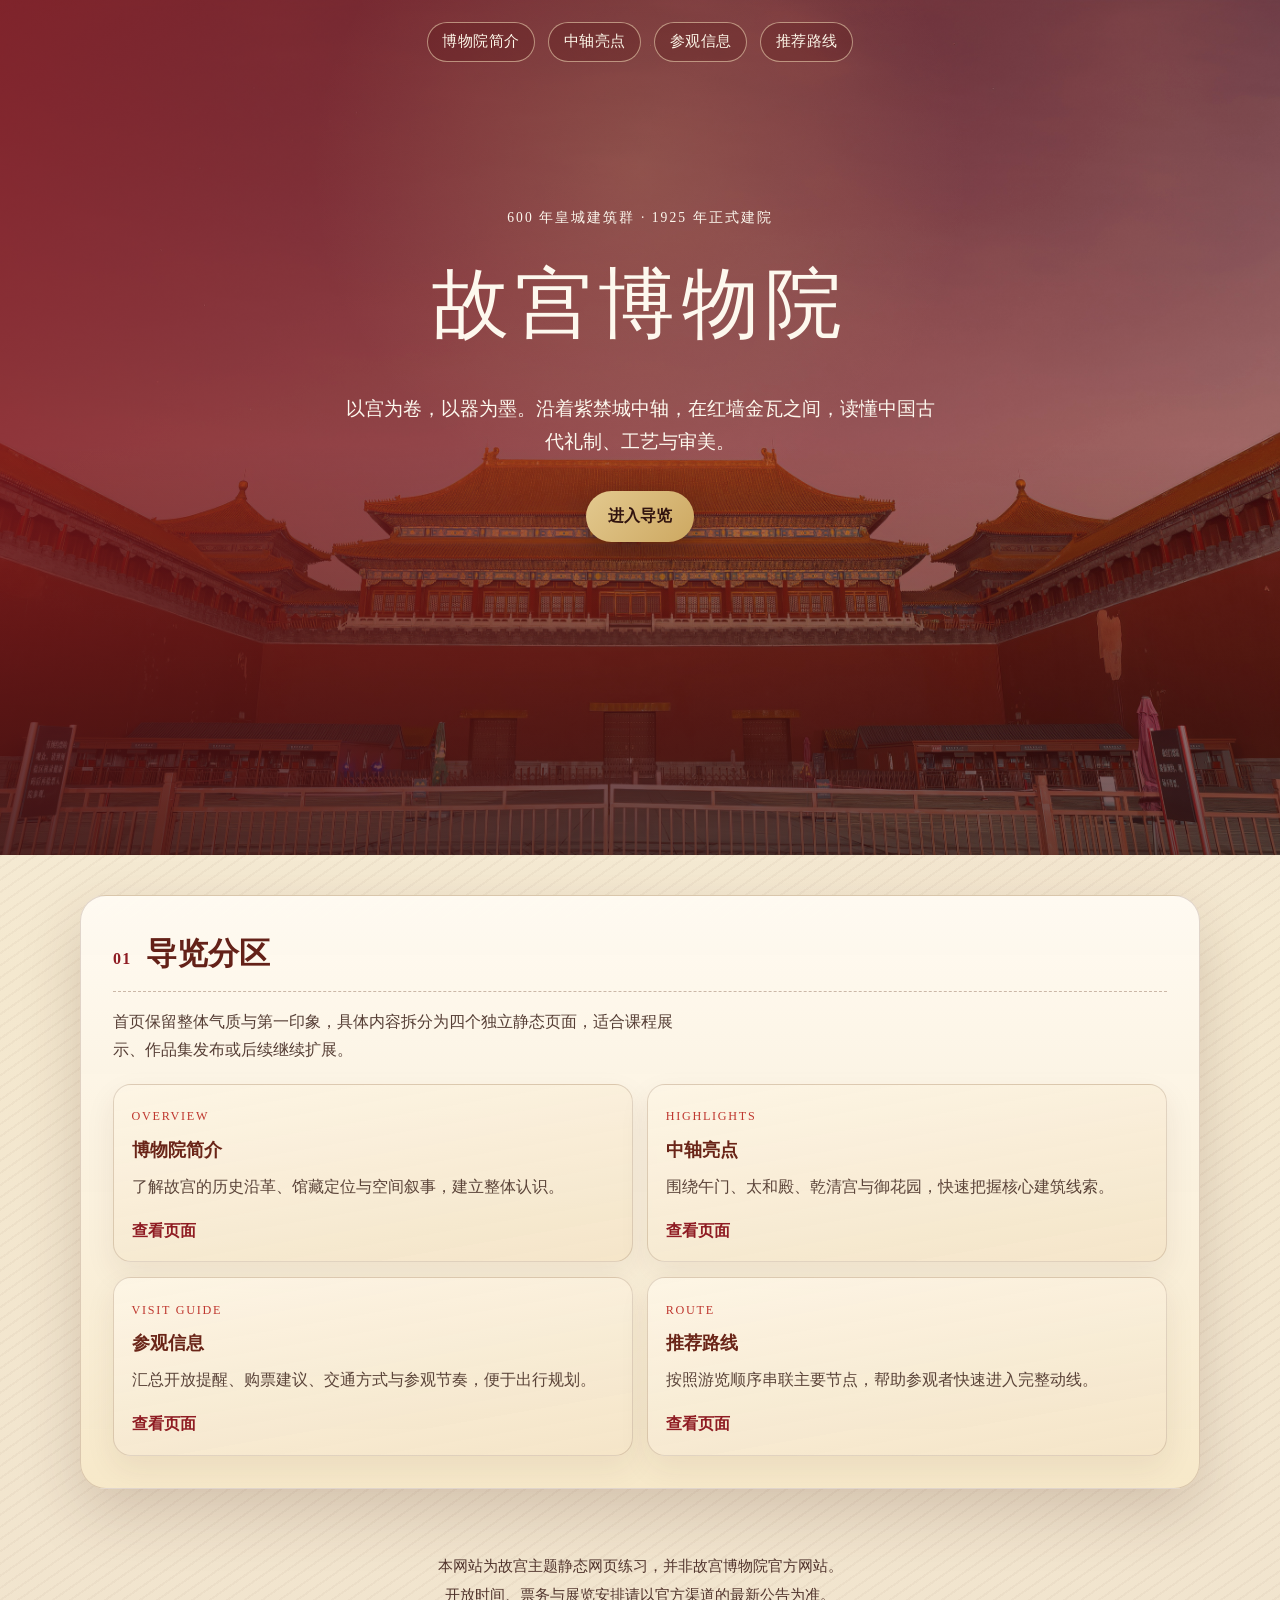
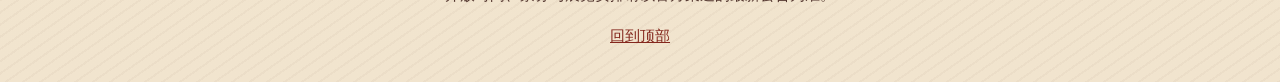
<file: index.html>
<!DOCTYPE html>
<html lang="zh-CN">
  <head>
    <meta charset="UTF-8" />
    <meta name="viewport" content="width=device-width, initial-scale=1.0" />
    <meta
      name="description"
      content="故宫博物院主题静态网站首页，包含博物院简介、中轴亮点、参观信息与推荐路线四个独立页面入口。"
    />
    <title>故宫博物院｜导览首页</title>
    <link rel="stylesheet" href="./assets/styles/main.css" />
  </head>
  <body class="site-page site-page--home">
    <header class="hero" id="top">
      <nav class="top-nav" aria-label="主导航">
        <a href="./about.html">博物院简介</a>
        <a href="./axis.html">中轴亮点</a>
        <a href="./visit.html">参观信息</a>
        <a href="./route.html">推荐路线</a>
      </nav>

      <div class="hero-content">
        <p class="eyebrow">600 年皇城建筑群 · 1925 年正式建院</p>
        <h1 class="site-title">故宫博物院</h1>
        <p class="subtitle">
          以宫为卷，以器为墨。沿着紫禁城中轴，在红墙金瓦之间，读懂中国古代礼制、工艺与审美。
        </p>
        <a class="cta" href="./route.html">进入导览</a>
      </div>
    </header>

    <main class="site-main">
      <section class="panel hub-panel" aria-labelledby="hub-title">
        <div class="panel-head">
          <p class="panel-index">01</p>
          <h2 class="panel-title" id="hub-title">导览分区</h2>
        </div>
        <p class="panel-intro">
          首页保留整体气质与第一印象，具体内容拆分为四个独立静态页面，适合课程展示、作品集发布或后续继续扩展。
        </p>
        <div class="hub-grid">
          <a class="hub-card" href="./about.html">
            <span class="hub-kicker">Overview</span>
            <h3 class="card-title">博物院简介</h3>
            <p class="card-copy">了解故宫的历史沿革、馆藏定位与空间叙事，建立整体认识。</p>
            <span class="hub-link">查看页面</span>
          </a>
          <a class="hub-card" href="./axis.html">
            <span class="hub-kicker">Highlights</span>
            <h3 class="card-title">中轴亮点</h3>
            <p class="card-copy">围绕午门、太和殿、乾清宫与御花园，快速把握核心建筑线索。</p>
            <span class="hub-link">查看页面</span>
          </a>
          <a class="hub-card" href="./visit.html">
            <span class="hub-kicker">Visit Guide</span>
            <h3 class="card-title">参观信息</h3>
            <p class="card-copy">汇总开放提醒、购票建议、交通方式与参观节奏，便于出行规划。</p>
            <span class="hub-link">查看页面</span>
          </a>
          <a class="hub-card" href="./route.html">
            <span class="hub-kicker">Route</span>
            <h3 class="card-title">推荐路线</h3>
            <p class="card-copy">按照游览顺序串联主要节点，帮助参观者快速进入完整动线。</p>
            <span class="hub-link">查看页面</span>
          </a>
        </div>
      </section>
    </main>

    <footer class="site-footer">
      <p>本网站为故宫主题静态网页练习，并非故宫博物院官方网站。</p>
      <p>开放时间、票务与展览安排请以官方渠道的最新公告为准。</p>
      <a href="#top">回到顶部</a>
    </footer>
  </body>
</html>
</file>
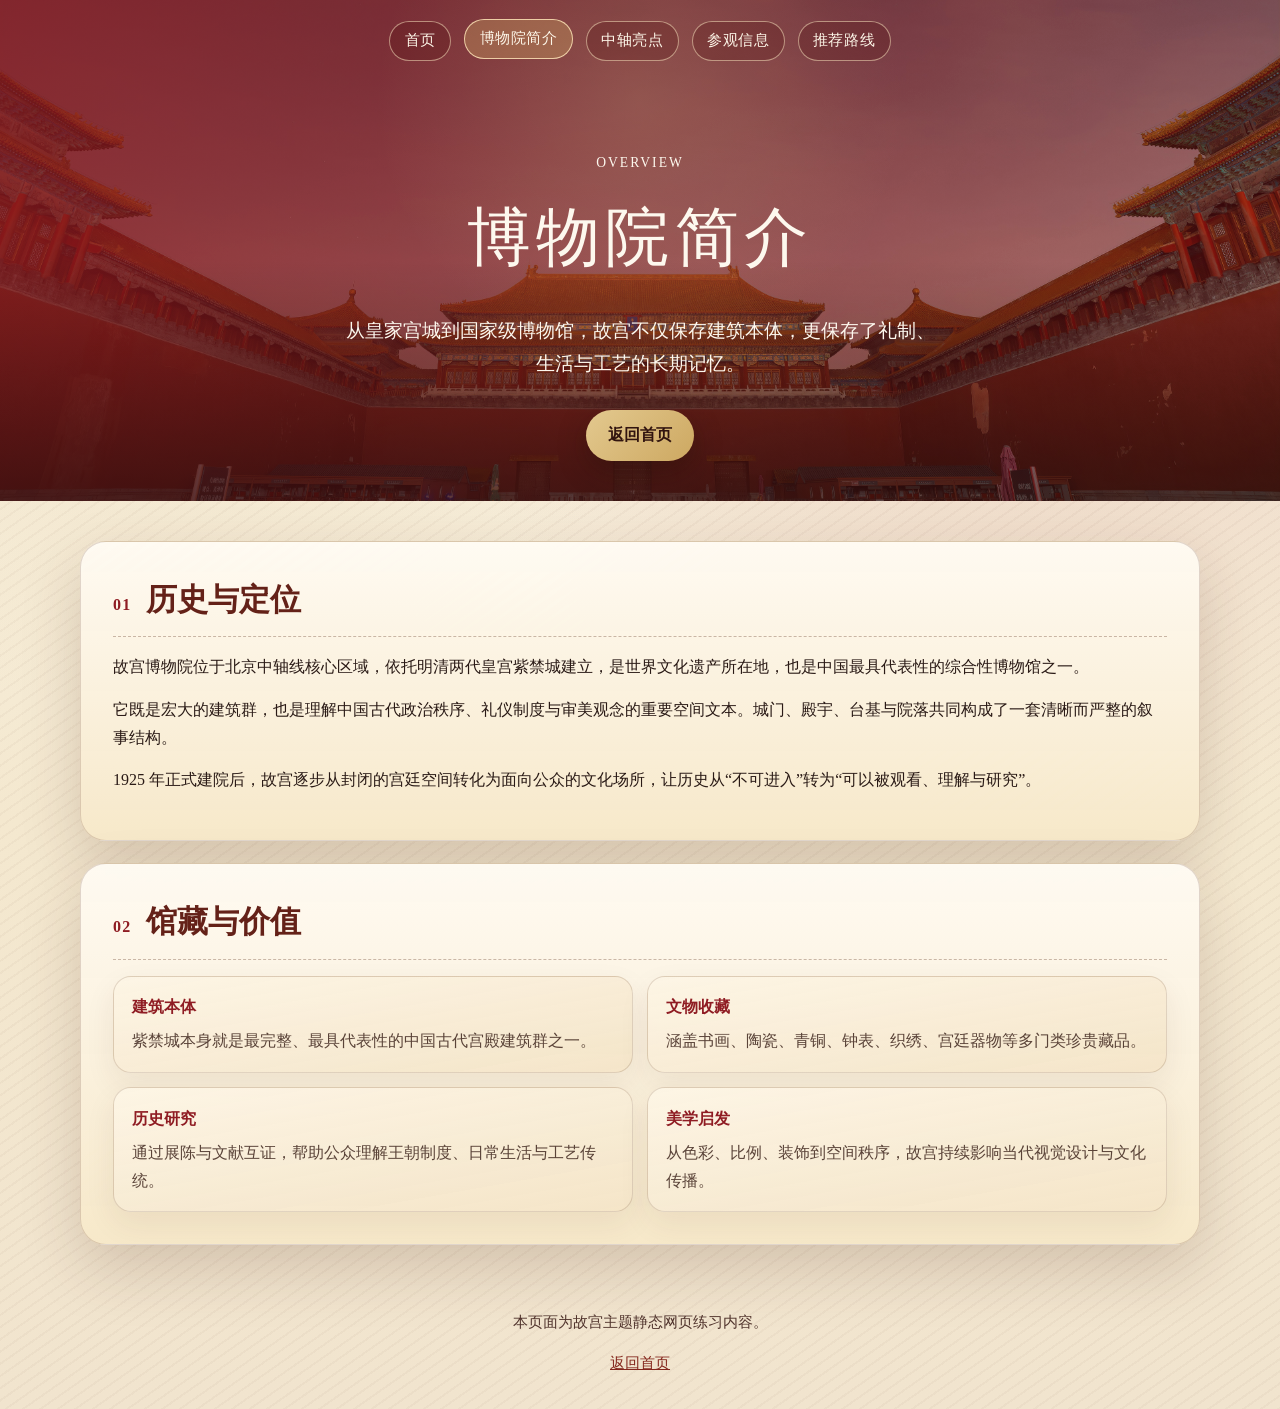
<file: about.html>
<!DOCTYPE html>
<html lang="zh-CN">
  <head>
    <meta charset="UTF-8" />
    <meta name="viewport" content="width=device-width, initial-scale=1.0" />
    <meta
      name="description"
      content="故宫博物院简介页面，介绍历史沿革、馆藏价值与空间叙事。"
    />
    <title>博物院简介｜故宫博物院</title>
    <link rel="stylesheet" href="./assets/styles/main.css" />
  </head>
  <body class="site-page site-page--about">
    <header class="page-hero" id="top">
      <nav class="top-nav" aria-label="主导航">
        <a href="./index.html">首页</a>
        <a href="./about.html" aria-current="page">博物院简介</a>
        <a href="./axis.html">中轴亮点</a>
        <a href="./visit.html">参观信息</a>
        <a href="./route.html">推荐路线</a>
      </nav>

      <div class="page-hero-content">
        <p class="page-kicker">Overview</p>
        <h1 class="page-title">博物院简介</h1>
        <p class="page-summary">
          从皇家宫城到国家级博物馆，故宫不仅保存建筑本体，更保存了礼制、生活与工艺的长期记忆。
        </p>
        <div class="page-hero-actions">
          <a class="back-link" href="./index.html">返回首页</a>
        </div>
      </div>
    </header>

    <main class="site-main">
      <section class="panel" aria-labelledby="about-story-title">
        <div class="panel-head">
          <p class="panel-index">01</p>
          <h2 class="panel-title" id="about-story-title">历史与定位</h2>
        </div>
        <div class="story-flow">
          <p>
            故宫博物院位于北京中轴线核心区域，依托明清两代皇宫紫禁城建立，是世界文化遗产所在地，也是中国最具代表性的综合性博物馆之一。
          </p>
          <p>
            它既是宏大的建筑群，也是理解中国古代政治秩序、礼仪制度与审美观念的重要空间文本。城门、殿宇、台基与院落共同构成了一套清晰而严整的叙事结构。
          </p>
          <p>
            1925 年正式建院后，故宫逐步从封闭的宫廷空间转化为面向公众的文化场所，让历史从“不可进入”转为“可以被观看、理解与研究”。
          </p>
        </div>
      </section>

      <section class="panel" aria-labelledby="about-value-title">
        <div class="panel-head">
          <p class="panel-index">02</p>
          <h2 class="panel-title" id="about-value-title">馆藏与价值</h2>
        </div>
        <div class="feature-grid">
          <article class="feature-card">
            <strong>建筑本体</strong>
            <p>紫禁城本身就是最完整、最具代表性的中国古代宫殿建筑群之一。</p>
          </article>
          <article class="feature-card">
            <strong>文物收藏</strong>
            <p>涵盖书画、陶瓷、青铜、钟表、织绣、宫廷器物等多门类珍贵藏品。</p>
          </article>
          <article class="feature-card">
            <strong>历史研究</strong>
            <p>通过展陈与文献互证，帮助公众理解王朝制度、日常生活与工艺传统。</p>
          </article>
          <article class="feature-card">
            <strong>美学启发</strong>
            <p>从色彩、比例、装饰到空间秩序，故宫持续影响当代视觉设计与文化传播。</p>
          </article>
        </div>
      </section>
    </main>

    <footer class="site-footer">
      <p>本页面为故宫主题静态网页练习内容。</p>
      <a href="./index.html">返回首页</a>
    </footer>
  </body>
</html>
</file>
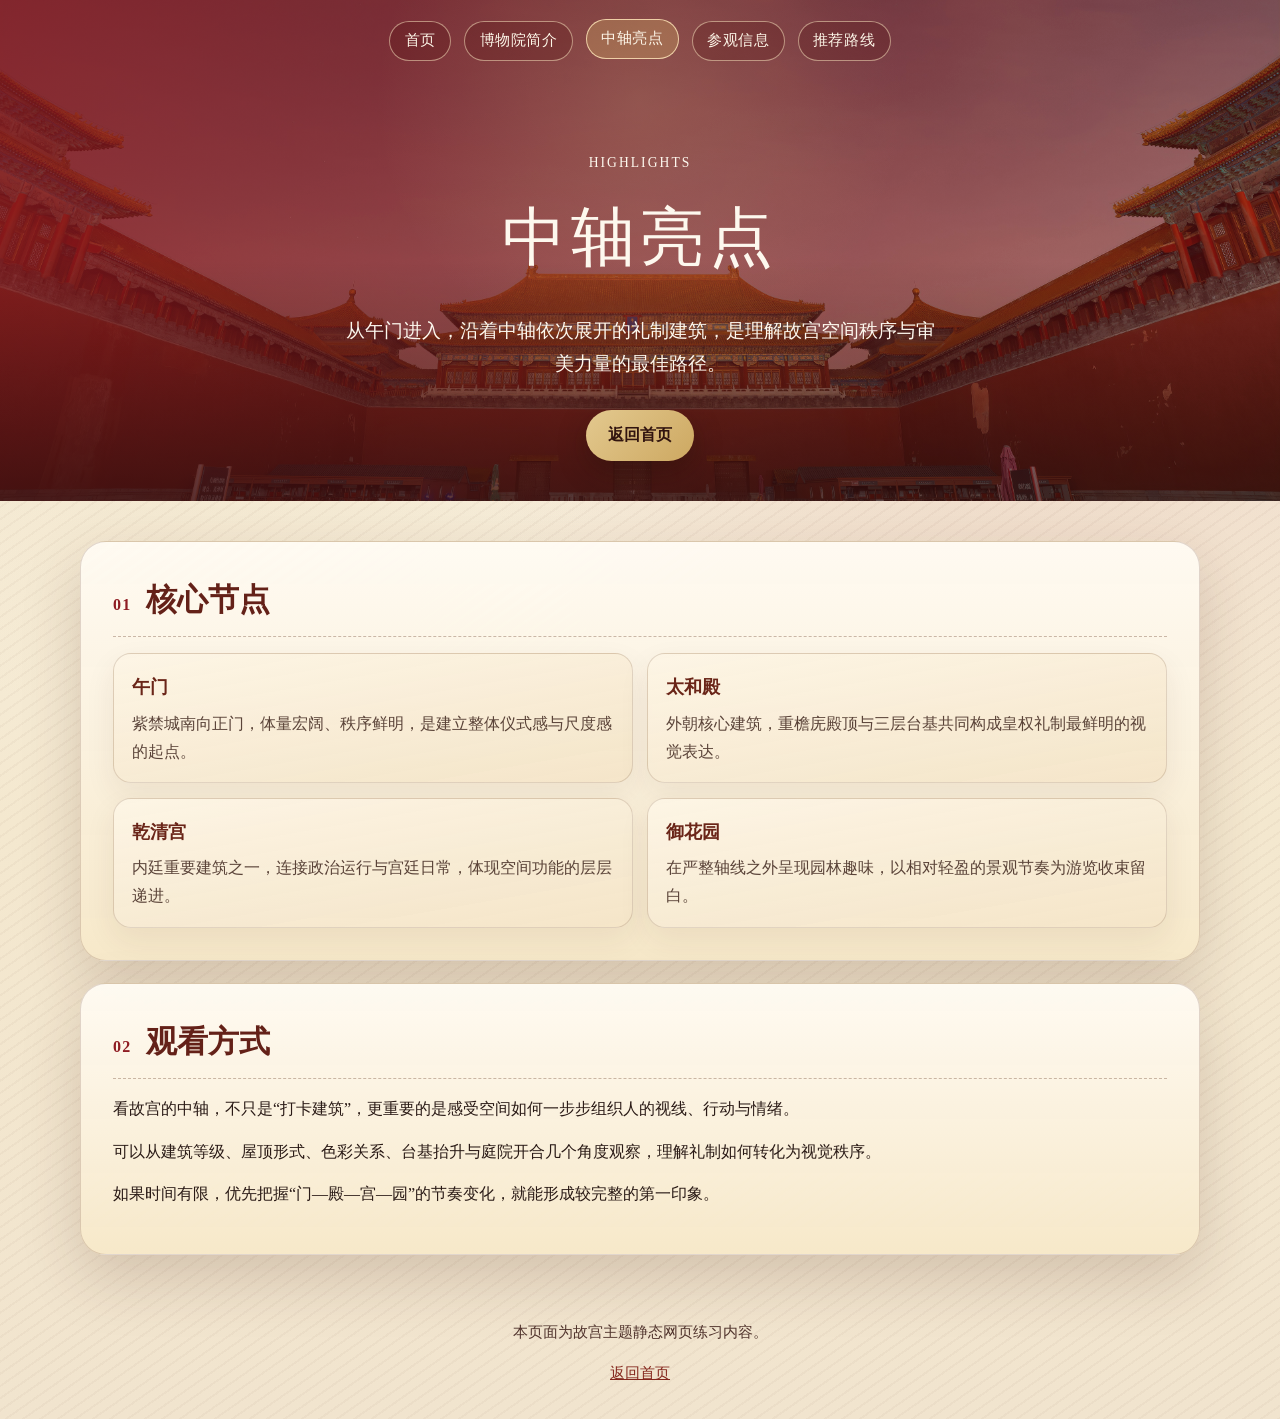
<file: axis.html>
<!DOCTYPE html>
<html lang="zh-CN">
  <head>
    <meta charset="UTF-8" />
    <meta name="viewport" content="width=device-width, initial-scale=1.0" />
    <meta
      name="description"
      content="故宫博物院中轴亮点页面，介绍午门、太和殿、乾清宫与御花园等核心建筑。"
    />
    <title>中轴亮点｜故宫博物院</title>
    <link rel="stylesheet" href="./assets/styles/main.css" />
  </head>
  <body class="site-page site-page--axis">
    <header class="page-hero" id="top">
      <nav class="top-nav" aria-label="主导航">
        <a href="./index.html">首页</a>
        <a href="./about.html">博物院简介</a>
        <a href="./axis.html" aria-current="page">中轴亮点</a>
        <a href="./visit.html">参观信息</a>
        <a href="./route.html">推荐路线</a>
      </nav>

      <div class="page-hero-content">
        <p class="page-kicker">Highlights</p>
        <h1 class="page-title">中轴亮点</h1>
        <p class="page-summary">
          从午门进入，沿着中轴依次展开的礼制建筑，是理解故宫空间秩序与审美力量的最佳路径。
        </p>
        <div class="page-hero-actions">
          <a class="back-link" href="./index.html">返回首页</a>
        </div>
      </div>
    </header>

    <main class="site-main">
      <section class="panel" aria-labelledby="axis-main-title">
        <div class="panel-head">
          <p class="panel-index">01</p>
          <h2 class="panel-title" id="axis-main-title">核心节点</h2>
        </div>
        <div class="content-grid">
          <article class="card">
            <h3 class="card-title">午门</h3>
            <p class="card-copy">紫禁城南向正门，体量宏阔、秩序鲜明，是建立整体仪式感与尺度感的起点。</p>
          </article>
          <article class="card">
            <h3 class="card-title">太和殿</h3>
            <p class="card-copy">外朝核心建筑，重檐庑殿顶与三层台基共同构成皇权礼制最鲜明的视觉表达。</p>
          </article>
          <article class="card">
            <h3 class="card-title">乾清宫</h3>
            <p class="card-copy">内廷重要建筑之一，连接政治运行与宫廷日常，体现空间功能的层层递进。</p>
          </article>
          <article class="card">
            <h3 class="card-title">御花园</h3>
            <p class="card-copy">在严整轴线之外呈现园林趣味，以相对轻盈的景观节奏为游览收束留白。</p>
          </article>
        </div>
      </section>

      <section class="panel" aria-labelledby="axis-read-title">
        <div class="panel-head">
          <p class="panel-index">02</p>
          <h2 class="panel-title" id="axis-read-title">观看方式</h2>
        </div>
        <div class="story-flow">
          <p>看故宫的中轴，不只是“打卡建筑”，更重要的是感受空间如何一步步组织人的视线、行动与情绪。</p>
          <p>可以从建筑等级、屋顶形式、色彩关系、台基抬升与庭院开合几个角度观察，理解礼制如何转化为视觉秩序。</p>
          <p>如果时间有限，优先把握“门—殿—宫—园”的节奏变化，就能形成较完整的第一印象。</p>
        </div>
      </section>
    </main>

    <footer class="site-footer">
      <p>本页面为故宫主题静态网页练习内容。</p>
      <a href="./index.html">返回首页</a>
    </footer>
  </body>
</html>
</file>
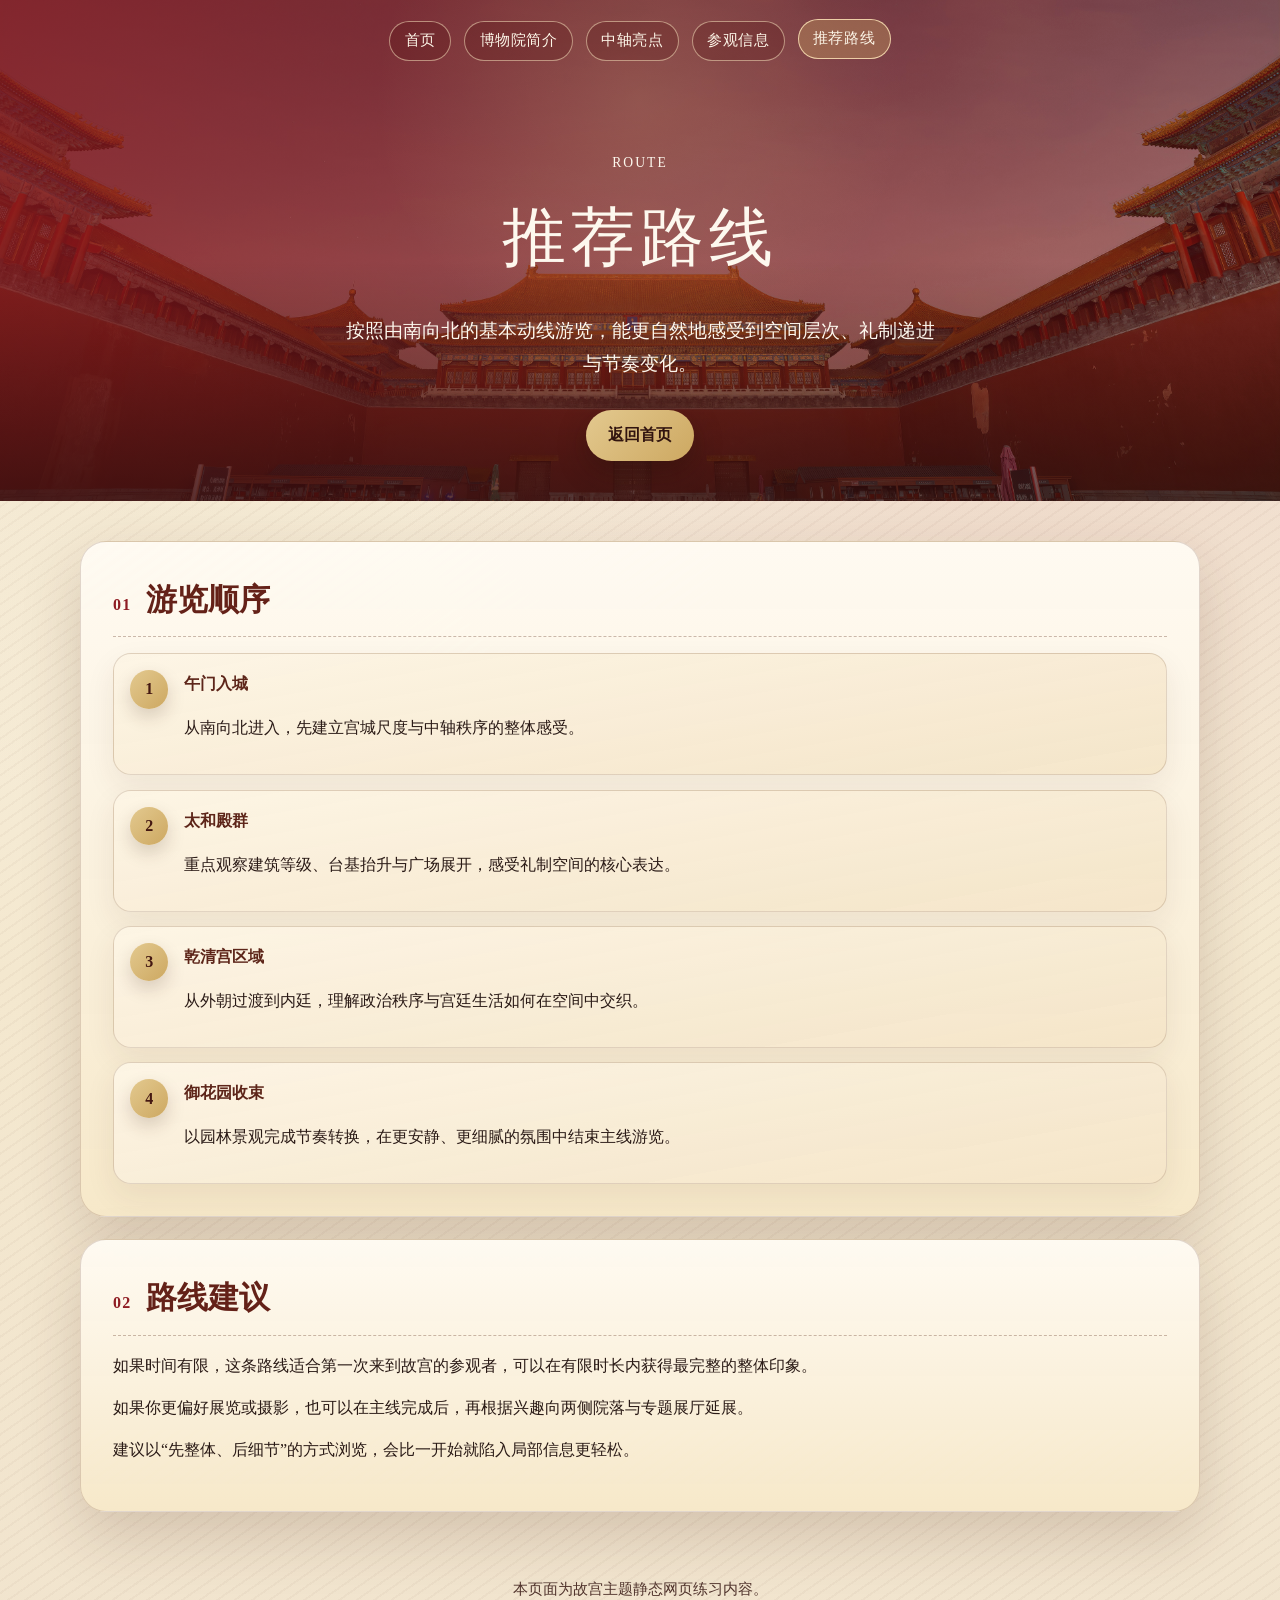
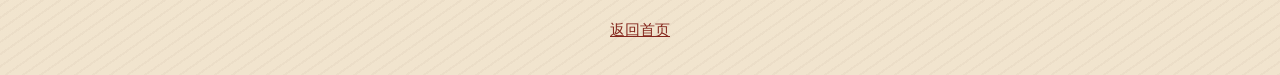
<file: route.html>
<!DOCTYPE html>
<html lang="zh-CN">
  <head>
    <meta charset="UTF-8" />
    <meta name="viewport" content="width=device-width, initial-scale=1.0" />
    <meta
      name="description"
      content="故宫博物院推荐路线页面，提供从午门到御花园的静态导览顺序。"
    />
    <title>推荐路线｜故宫博物院</title>
    <link rel="stylesheet" href="./assets/styles/main.css" />
  </head>
  <body class="site-page site-page--route">
    <header class="page-hero" id="top">
      <nav class="top-nav" aria-label="主导航">
        <a href="./index.html">首页</a>
        <a href="./about.html">博物院简介</a>
        <a href="./axis.html">中轴亮点</a>
        <a href="./visit.html">参观信息</a>
        <a href="./route.html" aria-current="page">推荐路线</a>
      </nav>

      <div class="page-hero-content">
        <p class="page-kicker">Route</p>
        <h1 class="page-title">推荐路线</h1>
        <p class="page-summary">
          按照由南向北的基本动线游览，能更自然地感受到空间层次、礼制递进与节奏变化。
        </p>
        <div class="page-hero-actions">
          <a class="back-link" href="./index.html">返回首页</a>
        </div>
      </div>
    </header>

    <main class="site-main">
      <section class="panel" aria-labelledby="route-main-title">
        <div class="panel-head">
          <p class="panel-index">01</p>
          <h2 class="panel-title" id="route-main-title">游览顺序</h2>
        </div>
        <ol class="timeline">
          <li>
            <span class="timeline-number">1</span>
            <span class="timeline-step">午门入城</span>
            <p>从南向北进入，先建立宫城尺度与中轴秩序的整体感受。</p>
          </li>
          <li>
            <span class="timeline-number">2</span>
            <span class="timeline-step">太和殿群</span>
            <p>重点观察建筑等级、台基抬升与广场展开，感受礼制空间的核心表达。</p>
          </li>
          <li>
            <span class="timeline-number">3</span>
            <span class="timeline-step">乾清宫区域</span>
            <p>从外朝过渡到内廷，理解政治秩序与宫廷生活如何在空间中交织。</p>
          </li>
          <li>
            <span class="timeline-number">4</span>
            <span class="timeline-step">御花园收束</span>
            <p>以园林景观完成节奏转换，在更安静、更细腻的氛围中结束主线游览。</p>
          </li>
        </ol>
      </section>

      <section class="panel" aria-labelledby="route-suggest-title">
        <div class="panel-head">
          <p class="panel-index">02</p>
          <h2 class="panel-title" id="route-suggest-title">路线建议</h2>
        </div>
        <div class="story-flow">
          <p>如果时间有限，这条路线适合第一次来到故宫的参观者，可以在有限时长内获得最完整的整体印象。</p>
          <p>如果你更偏好展览或摄影，也可以在主线完成后，再根据兴趣向两侧院落与专题展厅延展。</p>
          <p>建议以“先整体、后细节”的方式浏览，会比一开始就陷入局部信息更轻松。</p>
        </div>
      </section>
    </main>

    <footer class="site-footer">
      <p>本页面为故宫主题静态网页练习内容。</p>
      <a href="./index.html">返回首页</a>
    </footer>
  </body>
</html>
</file>
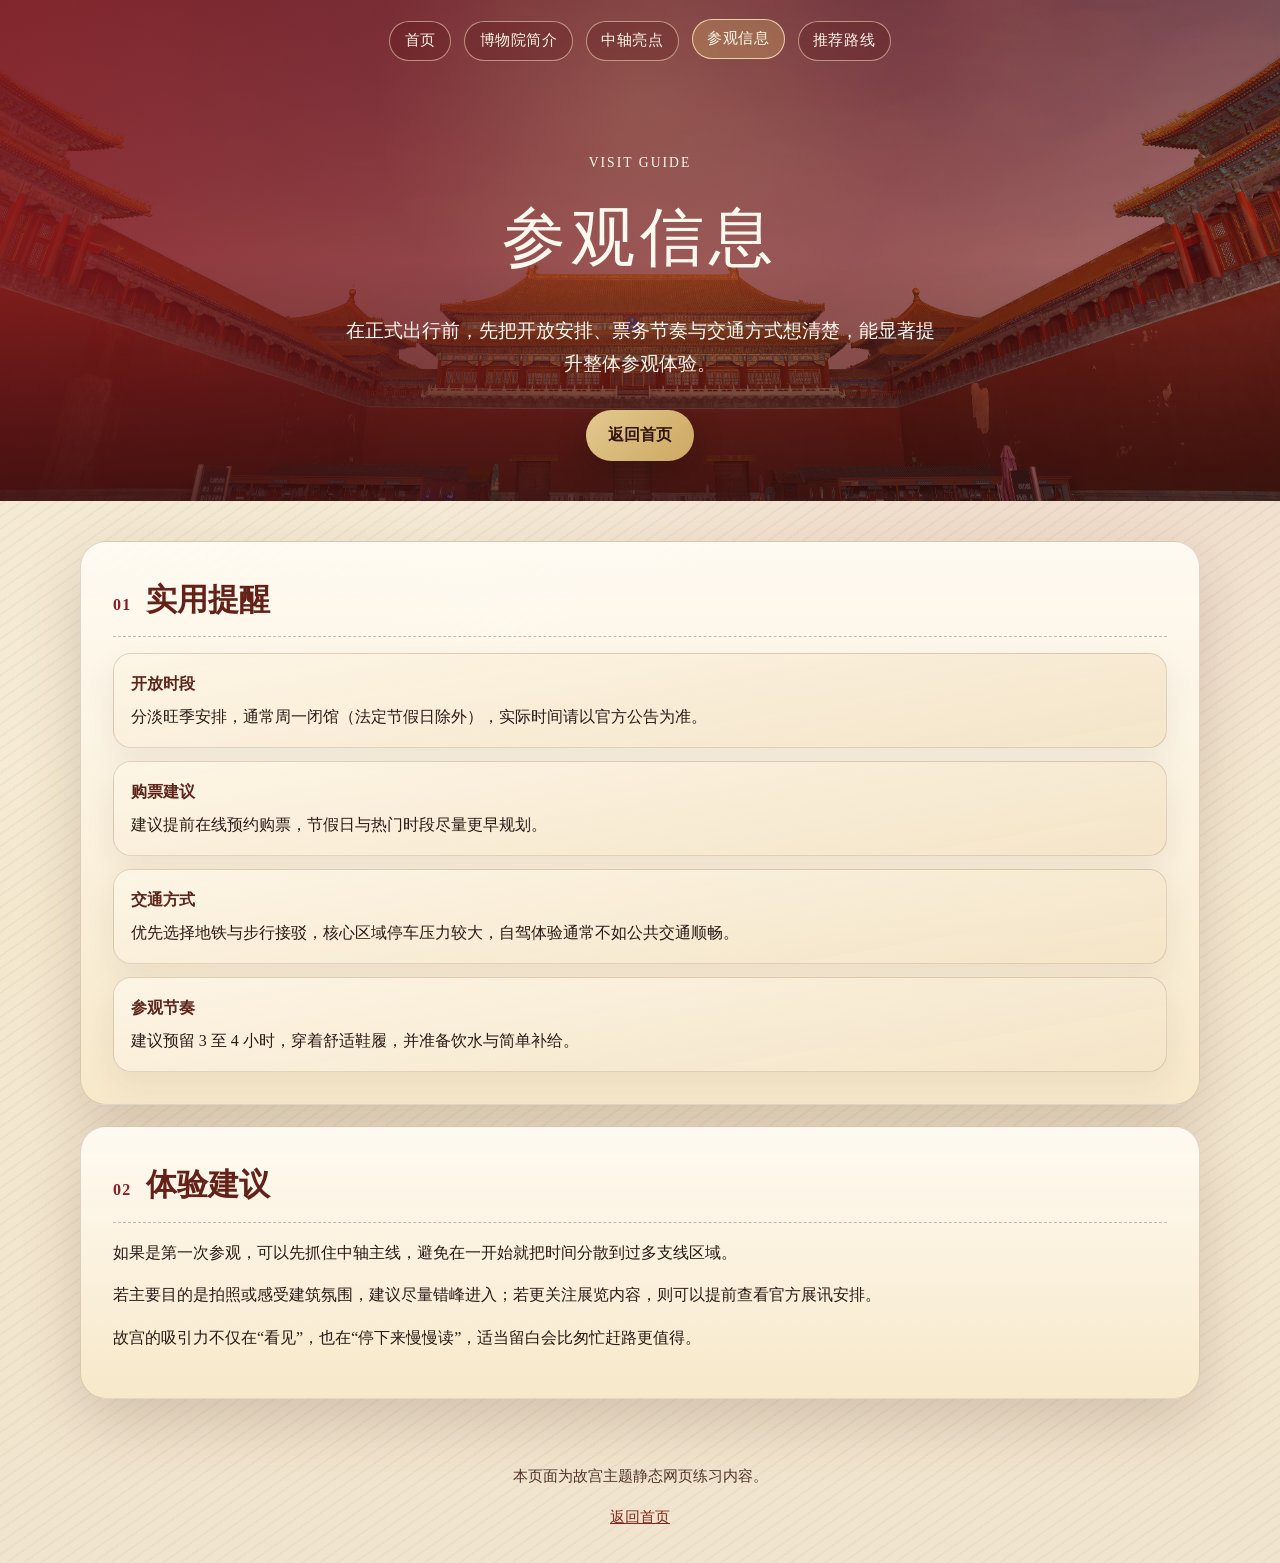
<file: visit.html>
<!DOCTYPE html>
<html lang="zh-CN">
  <head>
    <meta charset="UTF-8" />
    <meta name="viewport" content="width=device-width, initial-scale=1.0" />
    <meta
      name="description"
      content="故宫博物院参观信息页面，汇总开放时间提醒、购票、交通与参观建议。"
    />
    <title>参观信息｜故宫博物院</title>
    <link rel="stylesheet" href="./assets/styles/main.css" />
  </head>
  <body class="site-page site-page--visit">
    <header class="page-hero" id="top">
      <nav class="top-nav" aria-label="主导航">
        <a href="./index.html">首页</a>
        <a href="./about.html">博物院简介</a>
        <a href="./axis.html">中轴亮点</a>
        <a href="./visit.html" aria-current="page">参观信息</a>
        <a href="./route.html">推荐路线</a>
      </nav>

      <div class="page-hero-content">
        <p class="page-kicker">Visit Guide</p>
        <h1 class="page-title">参观信息</h1>
        <p class="page-summary">
          在正式出行前，先把开放安排、票务节奏与交通方式想清楚，能显著提升整体参观体验。
        </p>
        <div class="page-hero-actions">
          <a class="back-link" href="./index.html">返回首页</a>
        </div>
      </div>
    </header>

    <main class="site-main">
      <section class="panel" aria-labelledby="visit-info-title">
        <div class="panel-head">
          <p class="panel-index">01</p>
          <h2 class="panel-title" id="visit-info-title">实用提醒</h2>
        </div>
        <ul class="info-list">
          <li>
            <strong>开放时段</strong>
            分淡旺季安排，通常周一闭馆（法定节假日除外），实际时间请以官方公告为准。
          </li>
          <li>
            <strong>购票建议</strong>
            建议提前在线预约购票，节假日与热门时段尽量更早规划。
          </li>
          <li>
            <strong>交通方式</strong>
            优先选择地铁与步行接驳，核心区域停车压力较大，自驾体验通常不如公共交通顺畅。
          </li>
          <li>
            <strong>参观节奏</strong>
            建议预留 3 至 4 小时，穿着舒适鞋履，并准备饮水与简单补给。
          </li>
        </ul>
      </section>

      <section class="panel" aria-labelledby="visit-tip-title">
        <div class="panel-head">
          <p class="panel-index">02</p>
          <h2 class="panel-title" id="visit-tip-title">体验建议</h2>
        </div>
        <div class="story-flow">
          <p>如果是第一次参观，可以先抓住中轴主线，避免在一开始就把时间分散到过多支线区域。</p>
          <p>若主要目的是拍照或感受建筑氛围，建议尽量错峰进入；若更关注展览内容，则可以提前查看官方展讯安排。</p>
          <p>故宫的吸引力不仅在“看见”，也在“停下来慢慢读”，适当留白会比匆忙赶路更值得。</p>
        </div>
      </section>
    </main>

    <footer class="site-footer">
      <p>本页面为故宫主题静态网页练习内容。</p>
      <a href="./index.html">返回首页</a>
    </footer>
  </body>
</html>
</file>
<file: assets/styles/main.css>
@import url("./base.css");
@import url("./components.css");
@import url("./pages.css");
</file>
